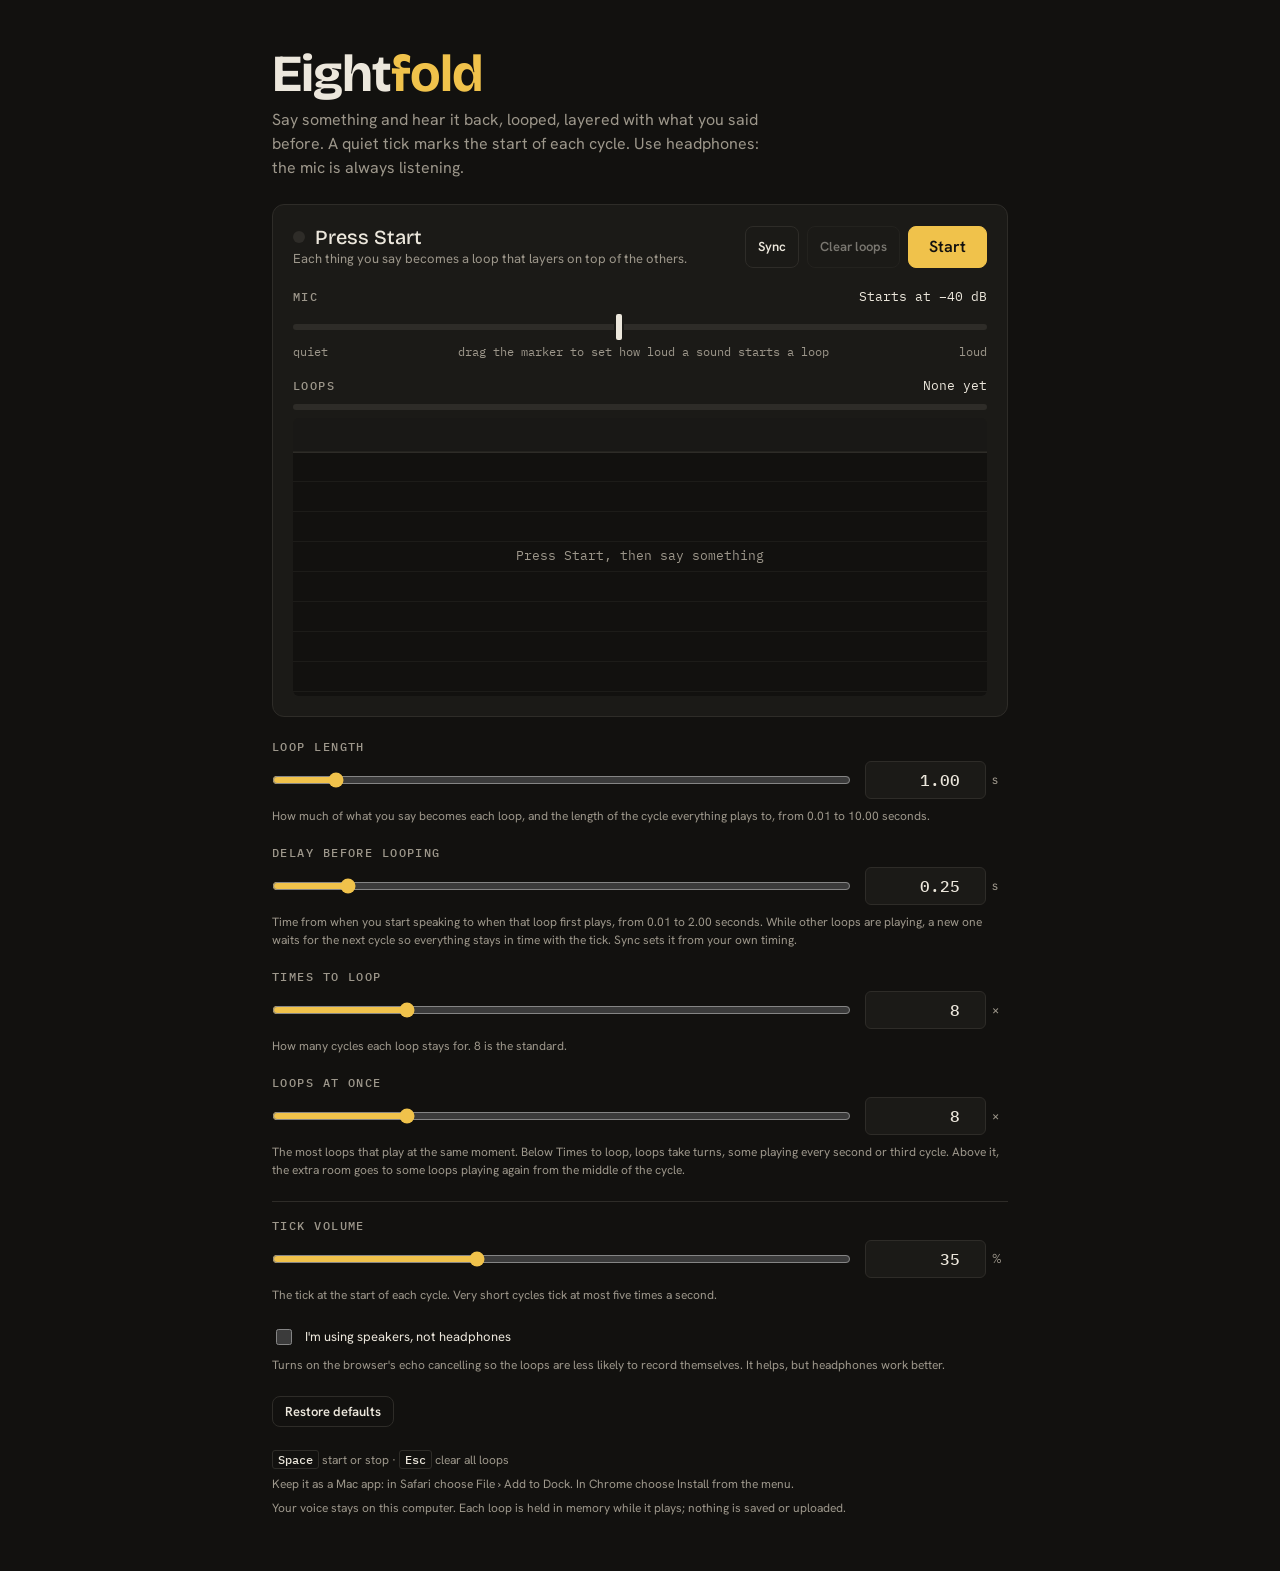
<file: eightfold/index.html>
<!doctype html>
<html lang="en">
<head>
<meta charset="utf-8">
<meta name="viewport" content="width=device-width, initial-scale=1, viewport-fit=cover">
<title>Eightfold</title>
<meta name="description" content="Say something and hear it looped eight times, with a quiet tick at the start of each loop.">
<meta name="theme-color" content="#12110f">
<link rel="manifest" href="manifest.webmanifest">
<link rel="icon" type="image/png" sizes="32x32" href="favicon-32.png">
<link rel="apple-touch-icon" href="apple-touch-icon.png">
<link rel="preconnect" href="https://fonts.googleapis.com">
<link rel="preconnect" href="https://fonts.gstatic.com" crossorigin>
<link rel="stylesheet" href="https://fonts.googleapis.com/css2?family=Bricolage+Grotesque:opsz,wght@12..96,500;12..96,700&family=Hanken+Grotesk:wght@400;500;600&family=IBM+Plex+Mono:wght@400;500&display=swap">
<style>
/* Layout: one column, a tape-deck card (status, mic meter, clip and loop count) above three dials. */
:root {
  color-scheme: dark;
  --ground: #12110f;        /* warm graphite */
  --panel: #1b1a17;
  --rule: #2e2c28;
  --fg: #ece7dc;
  --muted: #9d978b;
  --tape: #f0c24b;          /* loop light */
  --rec: #e8705a;           /* recording */
  --tape-dim: rgb(240 194 75 / 0.18);
  --font-display: "Bricolage Grotesque", "Avenir Next", system-ui, sans-serif;
  --font-body: "Hanken Grotesk", system-ui, -apple-system, "Segoe UI", sans-serif;
  --font-data: "IBM Plex Mono", ui-monospace, "SFMono-Regular", Menlo, Consolas, monospace;
  --step--2: 0.75rem;
  --step--1: 0.8125rem;
  --step-0: 1rem;
  --step-1: 1.25rem;
  --step-3: clamp(2.25rem, 6vw, 3.25rem);
}
[hidden] { display: none !important; }
html, body { height: 100%; }
body { margin: 0; background: var(--ground); color: var(--fg); font: 400 var(--step-0)/1.5 var(--font-body); -webkit-font-smoothing: antialiased; }
.shell {
  max-width: 46rem; margin: 0 auto; display: grid; gap: 24px;
  padding-block: clamp(20px, 5vw, 48px);
  padding-left: max(16px, env(safe-area-inset-left, 0px));
  padding-right: max(16px, env(safe-area-inset-right, 0px));
}
header { display: grid; gap: 8px; }
h1 { margin: 0; font: 700 var(--step-3)/1 var(--font-display); letter-spacing: -0.02em; }
h1 span { color: var(--tape); }
.lede { margin: 0; max-width: 56ch; color: var(--muted); }

.deck { display: grid; gap: 18px; padding: 20px; background: var(--panel); border: 1px solid var(--rule); border-radius: 12px; }
.deck-top { display: flex; flex-wrap: wrap; align-items: center; justify-content: space-between; gap: 12px; }
.status { display: flex; align-items: center; gap: 10px; font: 500 var(--step-1)/1.2 var(--font-display); }
.lamp { width: 12px; height: 12px; border-radius: 50%; background: var(--rule); flex: none; }
.lamp.listening { background: var(--muted); }
.lamp.rec { background: var(--rec); box-shadow: 0 0 10px var(--rec); }
.lamp.loop { background: var(--tape); box-shadow: 0 0 10px var(--tape); }
.status-sub { margin: 0; color: var(--muted); font-size: var(--step--1); }

button {
  font: 600 var(--step-0)/1 var(--font-body); padding: 12px 20px; border-radius: 8px;
  border: 1px solid var(--rule); background: transparent; color: var(--fg); cursor: pointer;
}
button:hover:not(:disabled) { border-color: var(--muted); }
button.primary { background: var(--tape); border-color: var(--tape); color: var(--ground); }
button.primary.on { background: transparent; color: var(--fg); border-color: var(--muted); }
button.small { font-size: var(--step--1); padding: 8px 12px; }
button:disabled { opacity: 0.45; cursor: not-allowed; }
:focus-visible { outline: 2px solid var(--tape); outline-offset: 2px; }

.label { font: 500 var(--step--2)/1 var(--font-data); text-transform: uppercase; letter-spacing: 0.12em; color: var(--muted); }
.row-head { display: flex; justify-content: space-between; align-items: baseline; gap: 12px; }
.mono { font-family: var(--font-data); font-variant-numeric: tabular-nums; font-size: var(--step--1); }

/* Mic meter with the trigger level as a draggable marker on it. */
.meter { position: relative; height: 26px; }
.meter-track { position: absolute; left: 0; right: 0; top: 10px; height: 6px; border-radius: 3px; background: var(--rule); overflow: hidden; }
.meter-fill { position: absolute; top: 0; bottom: 0; left: 0; width: 0; background: var(--muted); border-radius: 3px; }
.meter-fill.hot { background: var(--rec); }
.meter input { position: absolute; inset: 0; width: 100%; height: 100%; margin: 0; -webkit-appearance: none; appearance: none; background: transparent; cursor: ew-resize; }
.meter input::-webkit-slider-runnable-track { height: 26px; background: transparent; }
.meter input::-moz-range-track { height: 26px; background: transparent; }
.meter input::-webkit-slider-thumb { -webkit-appearance: none; width: 6px; height: 26px; border: 0; border-radius: 2px; background: var(--fg); box-shadow: 0 0 0 2px var(--panel); }
.meter input::-moz-range-thumb { width: 6px; height: 26px; border: 0; border-radius: 2px; background: var(--fg); box-shadow: 0 0 0 2px var(--panel); }
.meter-scale { display: flex; justify-content: space-between; margin-top: -2px; font: 400 var(--step--2)/1 var(--font-data); color: var(--muted); }
@media (max-width: 520px) { .meter-scale span:nth-child(2) { display: none; } }

.cycle { position: relative; height: 6px; border-radius: 3px; background: var(--rule); overflow: hidden; }
.cycle-fill { position: absolute; top: 0; bottom: 0; left: 0; width: 0; background: var(--tape); }
.cycle-mid { position: absolute; top: 0; bottom: 0; left: 50%; width: 2px; margin-left: -1px; background: var(--ground); }
/* Loops display: fixed rows by age. The top row is what's coming next; each loop moves down a row per cycle. */
.lanes {
  --lane-h: 30px;
  position: relative; overflow: hidden; border-radius: 6px; background-color: var(--ground);
  background-image: repeating-linear-gradient(to bottom, transparent 0 calc(var(--lane-h) - 1px), rgb(236 231 220 / 0.05) calc(var(--lane-h) - 1px) var(--lane-h));
  background-position: 0 4px;
  transition: height 200ms ease-out;
}
.lanes-next { position: absolute; left: 0; right: 0; top: 0; height: calc(var(--lane-h) + 4px); background: rgb(236 231 220 / 0.03); border-bottom: 1px solid var(--rule); }
.lanes-empty { position: absolute; inset: 0; display: grid; place-items: center; padding: 0 12px; text-align: center; color: var(--muted); font: 400 var(--step--1)/1.4 var(--font-data); }
.lane {
  position: absolute; left: 0; right: 0; top: 4px; height: var(--lane-h);
  display: grid; grid-template-columns: minmax(0, 1fr) 13.5ch 32px 32px; align-items: center; gap: 6px; padding: 0 6px 0 8px;
  transition: transform 240ms ease-out, opacity 220ms ease-out;
  animation: lane-in 220ms ease-out;
}
.lane.gone { opacity: 0; }
@keyframes lane-in { from { opacity: 0; } }
.lane canvas { display: block; width: 100%; height: 18px; }
.lane-label { font: 400 var(--step--2)/1 var(--font-data); font-variant-numeric: tabular-nums; white-space: nowrap; text-align: right; color: var(--fg); }
.lane-label.muted { color: var(--muted); }
.lane-label.rec { color: var(--rec); }
.lane button { font: 500 var(--step--2)/1 var(--font-data); padding: 0; height: 24px; border-radius: 5px; color: var(--muted); }
.lane button:hover:not(:disabled) { color: var(--fg); }
@media (prefers-reduced-motion: reduce) { .lane, .lanes { animation: none; } }

/* Sync: tap along with the click so the delay can be set from your timing. */
.sync { display: grid; gap: 12px; padding: 16px; border: 1px solid var(--tape-dim); border-radius: 10px; background: rgb(240 194 75 / 0.05); }
.sync p { margin: 0; }
.sync-say { font-size: var(--step--1); max-width: 62ch; }
.sync-dots { display: flex; align-items: center; gap: 8px; flex-wrap: wrap; min-height: 18px; }
.sync-dot { width: 14px; height: 14px; box-sizing: border-box; border-radius: 50%; border: 2px solid var(--rule); transition: transform 90ms ease-out, background-color 90ms, border-color 90ms; }
.sync-dot.count { width: 10px; height: 10px; }
.sync-dot.first { margin-left: 12px; }
.sync-dot.now { border-color: var(--fg); transform: scale(1.3); }
.sync-dot.hit { background: var(--tape); border-color: var(--tape); }
.sync-dot.miss { border-color: var(--rec); }
/* One row per counted tap: its sound around the click, where it peaks, and whether it counts. */
.sync-waves { display: grid; gap: 3px; }
.sync-wave, .sync-axis { display: grid; grid-template-columns: 2ch minmax(0, 1fr) 11ch; gap: 8px; align-items: center; }
.sync-wave canvas { display: block; width: 100%; height: 28px; border-radius: 3px; background: var(--ground); }
.sync-n { font: 400 var(--step--2)/1 var(--font-data); color: var(--muted); text-align: right; }
.sync-read { font: 400 var(--step--2)/1.2 var(--font-data); font-variant-numeric: tabular-nums; color: var(--muted); }
.sync-read.good { color: var(--fg); }
.sync-read.bad { color: var(--rec); }
.sync-scale { position: relative; height: 14px; font: 400 var(--step--2)/1 var(--font-data); color: var(--muted); }
.sync-scale > span { position: absolute; top: 2px; white-space: nowrap; }
@media (max-width: 520px) { .sync-scale .unit { display: none; } }
.sync-actions { display: flex; gap: 8px; flex-wrap: wrap; }
.check { display: flex; align-items: center; gap: 10px; font-size: var(--step--1); cursor: pointer; }
.check input { width: 16px; height: 16px; accent-color: var(--tape); }

/* The three dials, each a slider with a typed box. */
.dials { display: grid; gap: 22px; }
.dial { display: grid; gap: 8px; }
.dial-row { display: grid; grid-template-columns: minmax(0, 1fr) auto; gap: 14px; align-items: center; }
.dial input[type="range"] { width: 100%; margin: 0; accent-color: var(--tape); }
.num { display: flex; align-items: center; gap: 6px; }
.num input {
  width: 6.2em; padding: 8px 10px; border-radius: 6px; border: 1px solid var(--rule);
  background: var(--panel); color: var(--fg); font: 500 var(--step-0)/1 var(--font-data); font-variant-numeric: tabular-nums; text-align: right;
}
.num span { color: var(--muted); font-size: var(--step--1); min-width: 1.2em; }
.hint { margin: 0; color: var(--muted); font-size: var(--step--2); }
.extras { display: grid; gap: 22px; padding-top: 18px; border-top: 1px solid var(--rule); }
.footnote { display: grid; gap: 6px; margin: 0; color: var(--muted); font-size: var(--step--2); }
.warn { color: var(--rec); }
kbd { font: 500 var(--step--2) var(--font-data); border: 1px solid var(--rule); border-radius: 3px; padding: 1px 5px; color: var(--fg); }
@media (prefers-reduced-motion: reduce) { * { transition: none !important; } }
</style>
</head>
<body>
<main class="shell">
  <header>
    <h1>Eight<span>fold</span></h1>
    <p class="lede">Say something and hear it back, looped, layered with what you said before. A quiet tick marks the start of each cycle. Use headphones: the mic is always listening.</p>
  </header>

  <section class="deck" aria-label="Looper">
    <div class="deck-top">
      <div>
        <div class="status"><span class="lamp" id="lamp"></span><span id="status" role="status">Press Start</span></div>
        <p class="status-sub" id="statusSub">Each thing you say becomes a loop that layers on top of the others.</p>
      </div>
      <div style="display:flex; gap:8px; flex-wrap:wrap">
        <button type="button" class="small" id="syncBtn">Sync</button>
        <button type="button" class="small" id="cancel" disabled>Clear loops</button>
        <button type="button" class="primary" id="start">Start</button>
      </div>
    </div>

    <div class="sync" id="syncPanel" hidden>
      <div class="row-head"><span class="label">Sync to the click</span><button type="button" class="small" id="syncCancel">Cancel</button></div>
      <p class="sync-say" id="syncSay">Make a short, sharp sound right on each click: a clap, a tap on the desk, or “ta”. Three clicks to find the beat, then eight that count, each shown below as a wave. Go by the sound, not the dots.</p>
      <div class="sync-dots" id="syncDots" aria-hidden="true"></div>
      <div class="sync-waves" id="syncWaves" aria-label="The sound of each tap around its click"></div>
      <p class="mono" id="syncResult" role="status"></p>
      <div class="sync-actions" id="syncActions" hidden>
        <button type="button" class="small" id="syncAgain">Again</button>
        <button type="button" class="small" id="syncDone">Done</button>
      </div>
    </div>

    <div class="dial">
      <div class="row-head"><span class="label">Mic</span><span class="mono" id="triggerOut">Starts at −40 dB</span></div>
      <div class="meter">
        <div class="meter-track" aria-hidden="true"><div class="meter-fill" id="meterFill"></div></div>
        <input type="range" id="trigger" min="-70" max="-6" step="1" value="-40" aria-label="Trigger level: how loud a sound has to be to start a loop">
      </div>
      <div class="meter-scale" aria-hidden="true"><span>quiet</span><span>drag the marker to set how loud a sound starts a loop</span><span>loud</span></div>
    </div>

    <div class="dial">
      <div class="row-head"><span class="label">Loops</span><span class="mono" id="loopOut">None yet</span></div>
      <div class="cycle" aria-hidden="true"><div class="cycle-fill" id="cycleFill"></div><div class="cycle-mid" id="cycleMid"></div></div>
      <div class="lanes" id="lanes" tabindex="-1" role="list" aria-label="Loops, newest at the top. Each moves down a row every cycle until its cycles run out."><div class="lanes-next" aria-hidden="true"></div><div class="lanes-empty" id="lanesEmpty"></div></div>
    </div>
  </section>

  <section class="dials" aria-label="Settings">
    <div class="dial">
      <div class="row-head"><label class="label" for="loopLen">Loop length</label></div>
      <div class="dial-row">
        <input type="range" id="loopLenRange" min="0.01" max="10" step="0.01" aria-label="Loop length in seconds">
        <div class="num"><input type="number" id="loopLen" min="0.01" max="10" step="0.01" inputmode="decimal"><span>s</span></div>
      </div>
      <p class="hint">How much of what you say becomes each loop, and the length of the cycle everything plays to, from 0.01 to 10.00 seconds.</p>
    </div>
    <div class="dial">
      <div class="row-head"><label class="label" for="delay">Delay before looping</label></div>
      <div class="dial-row">
        <input type="range" id="delayRange" min="0.01" max="2" step="0.01" aria-label="Delay in seconds">
        <div class="num"><input type="number" id="delay" min="0.01" max="2" step="0.01" inputmode="decimal"><span>s</span></div>
      </div>
      <p class="hint">Time from when you start speaking to when that loop first plays, from 0.01 to 2.00 seconds. While other loops are playing, a new one waits for the next cycle so everything stays in time with the tick. Sync sets it from your own timing.</p>
      <p class="hint" id="syncNote" hidden></p>
    </div>
    <div class="dial">
      <div class="row-head"><label class="label" for="repeats">Times to loop</label></div>
      <div class="dial-row">
        <input type="range" id="repeatsRange" min="1" max="32" step="1" aria-label="Times to loop">
        <div class="num"><input type="number" id="repeats" min="1" max="32" step="1" inputmode="numeric"><span>×</span></div>
      </div>
      <p class="hint">How many cycles each loop stays for. 8 is the standard.</p>
    </div>
    <div class="dial">
      <div class="row-head"><label class="label" for="voices">Loops at once</label></div>
      <div class="dial-row">
        <input type="range" id="voicesRange" min="1" max="32" step="1" aria-label="Loops playing at once">
        <div class="num"><input type="number" id="voices" min="1" max="32" step="1" inputmode="numeric"><span>×</span></div>
      </div>
      <p class="hint">The most loops that play at the same moment. Below Times to loop, loops take turns, some playing every second or third cycle. Above it, the extra room goes to some loops playing again from the middle of the cycle.</p>
    </div>
    <div class="extras">
      <div class="dial">
        <div class="row-head"><label class="label" for="clickVol">Tick volume</label></div>
        <div class="dial-row">
          <input type="range" id="clickVolRange" min="0" max="100" step="1" aria-label="Tick volume in percent">
          <div class="num"><input type="number" id="clickVol" min="0" max="100" step="1" inputmode="numeric"><span>%</span></div>
        </div>
        <p class="hint">The tick at the start of each cycle. Very short cycles tick at most five times a second.</p>
      </div>
      <div class="dial">
        <label class="check"><input type="checkbox" id="speakers"> I'm using speakers, not headphones</label>
        <p class="hint">Turns on the browser's echo cancelling so the loops are less likely to record themselves. It helps, but headphones work better.</p>
      </div>
      <div><button type="button" class="small" id="reset">Restore defaults</button></div>
    </div>
  </section>

  <div class="footnote">
    <span><kbd>Space</kbd> start or stop · <kbd>Esc</kbd> clear all loops</span>
    <span id="installHint">Keep it as a Mac app: in Safari choose File › Add to Dock. In Chrome choose Install from the menu.</span>
    <span>Your voice stays on this computer. Each loop is held in memory while it plays; nothing is saved or uploaded.</span>
    <span><button type="button" class="small" id="install" hidden>Install as an app</button></span>
  </div>
</main>

<script type="module">
// =====================================================================
// Eightfold: say something, hear it looped. The looping itself runs in looper-worklet.js
// on the audio thread; this page handles the controls and the display.
// =====================================================================
const $ = id => document.getElementById(id);
const clamp = (x, a, b) => Math.min(b, Math.max(a, x));
const cssVar = n => getComputedStyle(document.documentElement).getPropertyValue(n).trim();

// ---------- Settings ----------
const STORE = 'eightfold.settings.v1';
// syncLatency: after Sync, how long after a click your sound peaks at the looper (seconds), or null.
const DEFAULTS = { loopSec: 1, delaySec: 0.25, repeats: 8, voices: 8, triggerDb: -40, clickVol: 35, speakers: false, syncLatency: null };
const S = (() => { try { return { ...DEFAULTS, ...JSON.parse(localStorage.getItem(STORE) || '{}') }; } catch { return { ...DEFAULTS }; } })();
const save = () => { try { localStorage.setItem(STORE, JSON.stringify(S)); } catch { /* storage blocked */ } };

// Each dial: a slider and a typed box that stay in step. Typing is checked when you leave the box
// or press Enter; out-of-range values are pulled to the nearest end.
const DIALS = [
  { key: 'loopSec', range: 'loopLenRange', box: 'loopLen', min: 0.01, max: 10, dec: 2 },
  { key: 'delaySec', range: 'delayRange', box: 'delay', min: 0.01, max: 2, dec: 2 },
  { key: 'repeats', range: 'repeatsRange', box: 'repeats', min: 1, max: 32, dec: 0 },
  { key: 'voices', range: 'voicesRange', box: 'voices', min: 1, max: 32, dec: 0 },
  { key: 'clickVol', range: 'clickVolRange', box: 'clickVol', min: 0, max: 100, dec: 0 },
];
function showDial(d) { $(d.range).value = S[d.key]; $(d.box).value = Number(S[d.key]).toFixed(d.dec); }
const DELAY = DIALS.find(d => d.key === 'delaySec');
// The synced delay: the loop length minus your latency (wrapped into one loop). Then a sound you make on
// the click starts a new clip exactly where the next one would begin, so it comes back on the click.
function syncedDelay(L, lam) {
  let d = L - (((lam % L) + L) % L);
  if (d < 0.01) d += L;
  return Math.round(d * 1000) / 1000;
}
function setDial(d, v, fromBox) {
  if (!Number.isFinite(v)) { showDial(d); return; }
  // Leaving a box without changing it does nothing (so a synced delay above 2.00 s survives a click in the box).
  if (Number(v.toFixed(d.dec)) === Number(Number(S[d.key]).toFixed(d.dec))) { if (!fromBox) showDial(d); return; }
  S[d.key] = Number(clamp(v, d.min, d.max).toFixed(d.dec));
  $(d.range).value = S[d.key];
  if (!fromBox) $(d.box).value = S[d.key].toFixed(d.dec);
  if (d.key === 'delaySec') S.syncLatency = null;               // setting the delay by hand ends the sync
  if (d.key === 'loopSec' && S.syncLatency != null) { S.delaySec = syncedDelay(S.loopSec, S.syncLatency); showDial(DELAY); }
  save(); sendParams(); showSyncNote(); render();
}
function showSyncNote() {
  const note = $('syncNote'), lam = S.syncLatency;
  note.hidden = lam == null;
  if (lam == null) return;
  const ms = Math.round(Math.abs(lam) * 1000);
  note.textContent = `Synced: your sound peaks ${ms} ms ${lam >= 0 ? 'after' : 'before'} the click, so the delay is ${S.delaySec.toFixed(3)} s, the loop length minus that.`
    + (S.delaySec > DELAY.max ? ' That is past the end of the slider because the loop is long.' : '')
    + ' It follows the loop length; moving the delay yourself ends the sync.';
}
for (const d of DIALS) {
  $(d.range).addEventListener('input', () => setDial(d, parseFloat($(d.range).value)));
  const box = $(d.box);
  box.addEventListener('input', () => { const v = parseFloat(box.value); if (Number.isFinite(v) && v >= d.min && v <= d.max) setDial(d, v, true); });
  const commit = () => setDial(d, parseFloat(box.value.replace(',', '.')));
  box.addEventListener('change', commit);
  box.addEventListener('blur', commit);
  box.addEventListener('keydown', e => { if (e.key === 'Enter') { commit(); box.select(); } });
  showDial(d);
}
showSyncNote();
const trigger = $('trigger');
trigger.value = S.triggerDb;
trigger.addEventListener('input', () => { S.triggerDb = +trigger.value; save(); sendParams(); render(); });
const speakers = $('speakers');
speakers.checked = !!S.speakers;
speakers.addEventListener('change', () => { S.speakers = speakers.checked; save(); if (running) connectMic().catch(err => console.error(err)); });
$('reset').addEventListener('click', () => {
  const echoChanged = S.speakers !== DEFAULTS.speakers;
  Object.assign(S, DEFAULTS); save(); DIALS.forEach(showDial); trigger.value = S.triggerDb; speakers.checked = S.speakers;
  sendParams(); showSyncNote(); render();
  if (running && echoChanged) connectMic().catch(err => console.error(err));
});

// ---------- Audio ----------
let ctx = null, node = null, stream = null, micSrc = null, running = false;
const live = { env: 0, syncing: false, recording: null, cycle: null, phase: 0, playing: 0, voices: [] };
const peaks = new Map(); // loop id -> its waveform

function params() {
  return { loopSec: S.loopSec, delaySec: S.delaySec, repeats: S.repeats, voices: S.voices, threshold: Math.pow(10, S.triggerDb / 20), clickGain: S.clickVol / 100 };
}
function sendParams() { node?.port.postMessage({ type: 'params', params: params() }); }

// The mic: raw (no noise suppression or automatic gain) so the loops sound like you. Echo cancelling
// only when you say you're on speakers.
async function connectMic() {
  const next = await navigator.mediaDevices.getUserMedia({ audio: { echoCancellation: !!S.speakers, noiseSuppression: false, autoGainControl: false } });
  try { micSrc?.disconnect(); } catch { /* already gone */ }
  stream?.getTracks().forEach(t => t.stop());
  stream = next;
  micSrc = ctx.createMediaStreamSource(stream);
  if (node) micSrc.connect(node);
}

async function start() {
  $('start').disabled = true;
  try {
    if (!window.isSecureContext || !navigator.mediaDevices?.getUserMedia) throw Object.assign(new Error('insecure'), { name: 'Insecure' });
    if (!ctx) {
      const AC = window.AudioContext || window.webkitAudioContext;
      try { ctx = new AC({ latencyHint: 'interactive' }); } catch { ctx = new AC(); }
      await ctx.audioWorklet.addModule('looper-worklet.js');
    }
    await ctx.resume();
    node = new AudioWorkletNode(ctx, 'eightfold-looper', { numberOfInputs: 1, numberOfOutputs: 1, outputChannelCount: [2], processorOptions: { params: params(), armed: true } });
    node.port.onmessage = e => onWorklet(e.data);
    node.connect(ctx.destination);
    await connectMic();
    running = true;
    peaks.clear();
  } catch (err) {
    console.error(err);
    stop();
    $('statusSub').classList.add('warn');
    $('statusSub').textContent = err.name === 'NotAllowedError' ? 'Microphone access was blocked. Allow the microphone for this page in your browser’s site settings, then press Start.'
      : err.name === 'NotFoundError' ? 'No microphone found. Connect one and press Start.'
      : err.name === 'Insecure' ? 'The microphone needs a secure page. Open this from https:// or http://localhost.'
      : 'Couldn’t start the audio. Reload the page and try again.';
  } finally {
    $('start').disabled = false;
    render();
  }
}
function stop() {
  running = false;
  closeSync();
  node?.port.postMessage({ type: 'disarm' });
  try { micSrc?.disconnect(); node?.disconnect(); } catch { /* already gone */ }
  node = null; micSrc = null;
  stream?.getTracks().forEach(t => t.stop());
  stream = null;
  Object.assign(live, { env: 0, syncing: false, recording: null, cycle: null, phase: 0, playing: 0, voices: [] });
  render();
}
function onWorklet(m) {
  if (m.type === 'tick') {
    Object.assign(live, { env: m.env, syncing: m.syncing, recording: m.recording, cycle: m.cycle, phase: m.phase, playing: m.playing, voices: m.voices });
    for (const id of peaks.keys()) if (!m.voices.some(v => v.id === id)) peaks.delete(id); // forget finished loops
  } else if (m.type === 'clip') peaks.set(m.id, m.peaks);
  else if (m.type === 'cleared') peaks.clear();
  else if (m.type === 'syncClick' && sync && !sync.result) { sync.now = m.n; drawSyncDots(); }
  else if (m.type === 'syncWave' && sync && !sync.result) addSyncWave(m);
  else if (m.type === 'syncDone' && sync && !sync.result) finishSync();
  else if (m.type === 'syncCancelled') closeSync();
}
const clearLoops = () => node?.port.postMessage({ type: 'clear' });
$('start').addEventListener('click', () => (running ? stop() : start()));
$('cancel').addEventListener('click', clearLoops);

// ---------- Sync ----------
// Clicks at the loop length (or a steady beat near it), three to find the beat and eight that count. After
// each counted click the audio thread sends what the mic heard around it, from a third of a beat before to
// 0.6 of a beat after. Each one is drawn as a wave, and its peak is found: how long after the click your
// sound peaked, which is the speaker delay, your timing and the mic delay together. Taps that give a clean
// reading (loud enough, clear of the background, one sound, not cut off, and in line with the others) are
// averaged, and the delay is set to the loop length minus that.
const COUNT_IN = 3, TAPS = 8, MIN_GOOD = 4;
let sync = null; // { interval, now, taps: [{ wave, click, sr, offset, at, why }], result }
function syncInterval(L) {
  if (L >= 0.75 && L <= 2) return L;
  if (L < 0.75) return L * Math.ceil(0.75 / L); // every few cycles, so it stays on the loop's beat
  return 1;
}

// Where one tap peaks, and whether it is a clean reading. x is the sound around the click; the click is at
// sample `click`. The level is an RMS envelope over 8 ms (long enough to smooth over the cycles of a voice).
function analyzeTap(x, click, sr, th) {
  const n = x.length, h = Math.max(1, Math.round(0.004 * sr));
  const P = new Float64Array(n + 1);
  for (let i = 0; i < n; i++) P[i + 1] = P[i] + x[i] * x[i];
  const env = new Float32Array(n);
  for (let i = 0; i < n; i++) { const a = Math.max(0, i - h), b = Math.min(n, i + h); env[i] = Math.sqrt((P[b] - P[a]) / (b - a)); }
  let pk = 0, at = 0;
  for (let i = 0; i < n; i++) if (env[i] > pk) { pk = env[i]; at = i; }
  const floor = Float32Array.from(env).sort()[n >> 1];   // the background: most of the window is quiet
  // The peak point itself: the loudest sample in that loudest 8 ms.
  let amp = 0, top = at;
  for (let i = Math.max(0, at - h); i < Math.min(n, at + h); i++) if (Math.abs(x[i]) > amp) { amp = Math.abs(x[i]); top = i; }
  // The sound around the peak: out until it drops below a quarter of the peak. Anything as loud as half the
  // peak outside that is a second sound (a double tap, or an echo).
  let lo = at, hi = at;
  while (lo > 0 && env[lo] >= 0.25 * pk) lo--;
  while (hi < n - 1 && env[hi] >= 0.25 * pk) hi++;
  let other = 0;
  for (let i = 0; i < n; i++) if (i < lo || i > hi) other = Math.max(other, env[i]);
  const edge = Math.round(0.015 * sr);
  let why = null;
  if (amp < 0.5 * th) why = 'too quiet';
  else if (pk < 5 * floor) why = 'unclear';
  else if (at < edge || at >= n - edge) why = 'cut off';
  else if (other >= 0.5 * pk) why = 'two sounds';
  return { offset: (top - click) / sr, at: top, why };
}
// The clean readings: those that passed on their own, less any far from the rest (more than 35 ms, or three
// times the usual spread, from the middle one).
function cleanTaps(taps) {
  const ok = taps.filter(t => t && !t.why);
  if (ok.length < 3) return ok;
  const med = list => { const v = [...list].sort((a, b) => a - b), m = v.length >> 1; return v.length % 2 ? v[m] : (v[m - 1] + v[m]) / 2; };
  const m = med(ok.map(t => t.offset)), mad = med(ok.map(t => Math.abs(t.offset - m)));
  const lim = Math.max(0.035, 3 * 1.4826 * mad);
  for (const t of ok) if (Math.abs(t.offset - m) > lim) t.why = 'off the rest';
  return ok.filter(t => !t.why);
}

async function startSync() {
  if (!running) { await start(); if (!running) return; }
  const interval = syncInterval(S.loopSec);
  sync = { interval, now: -1, taps: [], result: null, mean: null };
  $('syncPanel').hidden = false;
  $('syncCancel').hidden = false;
  $('syncActions').hidden = true;
  $('syncResult').textContent = '';
  $('syncResult').classList.remove('warn');
  $('syncSay').textContent = 'Make a short, sharp sound right on each click: a clap, a tap on the desk, or “ta”. Three clicks to find the beat, then eight that count, each shown below as a wave. Go by the sound, not the dots.';
  // Eight empty rows, then the time scale under them: a third of a beat before the click to 0.6 after.
  const lo = -0.35 * interval, hi = 0.6 * interval, pct = v => `${((v - lo) / (hi - lo)) * 100}%`;
  let rows = '';
  for (let k = 0; k < TAPS; k++) rows += `<div class="sync-wave"><span class="sync-n">${k + 1}</span><canvas></canvas><span class="sync-read">–</span></div>`;
  rows += `<div class="sync-axis" aria-hidden="true"><span></span><div class="sync-scale"><span style="left:0">${Math.round(lo * 1000)}<span class="unit"> ms</span></span><span style="left:${pct(0)}; transform:translateX(-50%)">click</span><span style="right:0">+${Math.round(hi * 1000)} ms</span></div><span></span></div>`;
  $('syncWaves').innerHTML = rows.replace(/>-(\d)/g, '>−$1');
  drawSyncDots();
  node.port.postMessage({ type: 'sync', interval, countIn: COUNT_IN, taps: TAPS });
  render();
}
function addSyncWave(m) {
  const th = Math.pow(10, S.triggerDb / 20);
  sync.taps[m.k] = { wave: m.wave, click: m.click, sr: m.sampleRate, ...analyzeTap(m.wave, m.click, m.sampleRate, th) };
  drawSyncDots();
  drawSyncWave(m.k);
}
function drawSyncDots() {
  if (!sync) return;
  let dots = '';
  for (let n = 0; n < COUNT_IN + TAPS; n++) {
    const counted = n >= COUNT_IN, tap = counted ? sync.taps[n - COUNT_IN] : null;
    const cls = ['sync-dot', counted ? '' : 'count', n === COUNT_IN ? 'first' : '', n === sync.now && !sync.result ? 'now' : '', tap ? (tap.why ? 'miss' : 'hit') : ''];
    dots += `<span class="${cls.filter(Boolean).join(' ')}"></span>`;
  }
  $('syncDots').innerHTML = dots;
}
// One tap's row: the wave (gold for a clean reading), a line at the click, a line where it peaks, and after
// the sync, the average of the clean readings as a dashed line.
function drawSyncWave(k) {
  const row = $('syncWaves').children[k], tap = sync?.taps[k];
  if (!row || !tap) return;
  const cv = row.querySelector('canvas'), read = row.querySelector('.sync-read');
  const dpr = Math.min(devicePixelRatio || 1, 2), W = Math.round(cv.clientWidth * dpr), H = Math.round(28 * dpr);
  if (!W) return;
  if (cv.width !== W || cv.height !== H) { cv.width = W; cv.height = H; }
  const c = cv.getContext('2d'), x = tap.wave, n = x.length, mid = H / 2, xAt = i => (i / n) * W;
  c.clearRect(0, 0, W, H);
  // Scaled to this tap's loudest point, but never louder-looking than the trigger level, so silence stays flat.
  let max = 0; for (let i = 0; i < n; i++) max = Math.max(max, Math.abs(x[i]));
  const g = (mid - dpr) / Math.max(max, Math.pow(10, S.triggerDb / 20));
  c.fillStyle = tap.why ? COLORS.muted : COLORS.tape; c.globalAlpha = tap.why ? 0.6 : 1;
  for (let px = 0; px < W; px++) {
    const a = Math.floor(px * n / W), b = Math.max(a + 1, Math.floor((px + 1) * n / W));
    let lo = 0, hi = 0; for (let i = a; i < b; i++) { if (x[i] < lo) lo = x[i]; if (x[i] > hi) hi = x[i]; }
    c.fillRect(px, mid - hi * g, 1, Math.max(dpr * 0.5, (hi - lo) * g));
  }
  c.globalAlpha = 1;
  c.fillStyle = COLORS.muted; c.fillRect(Math.round(xAt(tap.click)), 0, Math.max(1, Math.round(dpr)), H);
  if (tap.why !== 'too quiet') { c.fillStyle = tap.why ? COLORS.rec : COLORS.fg; c.fillRect(Math.round(xAt(tap.at) - dpr), 0, Math.round(2 * dpr), H); }
  if (sync.mean != null) {
    c.strokeStyle = COLORS.fg; c.lineWidth = dpr; c.setLineDash([3 * dpr, 3 * dpr]);
    const mx = Math.round(xAt(tap.click + sync.mean * tap.sr)) + 0.5;
    c.beginPath(); c.moveTo(mx, 0); c.lineTo(mx, H); c.stroke(); c.setLineDash([]);
  }
  const ms = Math.round(tap.offset * 1000);
  read.textContent = tap.why || `${ms >= 0 ? '+' : '−'}${Math.abs(ms)} ms`;
  read.className = 'sync-read ' + (tap.why ? 'bad' : 'good');
  row.setAttribute('aria-label', `Tap ${k + 1}: ${tap.why || `peaks ${Math.abs(ms)} ms ${ms >= 0 ? 'after' : 'before'} the click`}`);
}
const drawSyncWaves = () => { if (sync) for (let k = 0; k < TAPS; k++) drawSyncWave(k); };
addEventListener('resize', drawSyncWaves);

function finishSync() {
  const good = cleanTaps(sync.taps);
  for (let k = 0; k < TAPS; k++) if (!sync.taps[k]) sync.taps[k] = null;
  sync.result = true;
  // What was left out, and why: "2 too quiet, 1 two sounds".
  const why = {};
  for (let k = 0; k < TAPS; k++) { const r = sync.taps[k] ? sync.taps[k].why : 'not heard'; if (r) why[r] = (why[r] || 0) + 1; }
  const leftOut = Object.entries(why).map(([r, k]) => `${k} ${r}`).join(', ');
  $('syncCancel').hidden = true;
  $('syncActions').hidden = false;
  if (good.length < MIN_GOOD) {
    $('syncSay').textContent = 'Not enough to go on.';
    $('syncResult').classList.add('warn');
    $('syncResult').textContent = `Only ${good.length} clean ${good.length === 1 ? 'reading' : 'readings'} of ${TAPS} (${leftOut}). Try one short, sharp sound per click, a little louder. The delay is unchanged.`;
  } else {
    const lam = good.reduce((a, t) => a + t.offset, 0) / good.length;
    const sd = Math.sqrt(good.reduce((a, t) => a + (t.offset - lam) ** 2, 0) / good.length);
    sync.mean = lam;
    S.syncLatency = Math.round(lam * 1000) / 1000;
    S.delaySec = syncedDelay(S.loopSec, S.syncLatency);
    save(); showDial(DELAY); sendParams(); showSyncNote();
    const ms = Math.round(Math.abs(lam) * 1000);
    $('syncSay').textContent = 'Done. Now sing or speak on the click: what lands on the click comes back on the click.';
    $('syncResult').classList.remove('warn');
    $('syncResult').textContent = `Averaged ${good.length} clean ${good.length === 1 ? 'reading' : 'readings'} of ${TAPS}${leftOut ? ` (left out: ${leftOut})` : ''}. Your sound peaks ${ms} ms ${lam >= 0 ? 'after' : 'before'} the click (±${Math.round(sd * 1000)} ms), so the delay is now ${S.delaySec.toFixed(3)} s.`
      + (sd > 0.025 ? ' Your taps varied quite a bit; try again for a steadier reading.' : '');
  }
  drawSyncDots();
  drawSyncWaves();
  $('syncDone').focus();
  render();
}
function closeSync() {
  if (!sync && $('syncPanel').hidden) return;
  if (sync && !sync.result) node?.port.postMessage({ type: 'syncCancel' });
  sync = null;
  $('syncPanel').hidden = true;
  render();
}
$('syncBtn').addEventListener('click', () => { if (!sync || sync.result) startSync().catch(err => console.error(err)); });
$('syncCancel').addEventListener('click', closeSync);
$('syncDone').addEventListener('click', closeSync);
$('syncAgain').addEventListener('click', () => startSync().catch(err => console.error(err)));

addEventListener('keydown', e => {
  if (e.metaKey || e.ctrlKey || e.altKey) return;
  if (e.key === 'Escape') { if (sync && !sync.result) closeSync(); else clearLoops(); return; } // works anywhere, even while typing in a box
  if (e.target instanceof HTMLInputElement || e.target instanceof HTMLButtonElement) return;
  if (e.code === 'Space') { e.preventDefault(); running ? stop() : start(); }
});

// ---------- Display ----------
const COLORS = {};
function readColors() { for (const [k, v, fb] of [['fg', '--fg', '#ece7dc'], ['muted', '--muted', '#9d978b'], ['rule', '--rule', '#2e2c28'], ['tape', '--tape', '#f0c24b'], ['rec', '--rec', '#e8705a'], ['ground', '--ground', '#12110f']]) COLORS[k] = cssVar(v) || fb; }
readColors();
addEventListener('load', readColors);

// One row per loop, placed by age. The top row is what's coming next: the loop being recorded, or one
// waiting for its first cycle. Below it, the loop in its first cycle, then its second, and so on, so each
// loop moves down one row per cycle, the newest is always on top, and a new loop never pushes the others
// around. The panel keeps one row per cycle a loop lasts, so its height only changes with Times to loop
// (or when a loop is doubled past it). Each row: the waveform (gold while it plays, with a line for each
// pass that is sounding), cycles left, and buttons to halve or double how long that loop stays.
const LANE_H = 30, LANE_PAD = 4, MAX_ROWS = 65;
const lanesEl = $('lanes'), lanesEmpty = $('lanesEmpty');
const laneEls = new Map(); // loop id -> { el, cv, c, label, half, dbl, row, text, total }
lanesEl.style.setProperty('--lane-h', `${LANE_H}px`);
function makeLane(id) {
  const el = document.createElement('div');
  el.className = 'lane'; el.dataset.id = id; el.setAttribute('role', 'listitem');
  el.innerHTML = '<canvas aria-hidden="true"></canvas><span class="lane-label"></span>'
    + '<button type="button" data-f="0.5">½</button><button type="button" data-f="2">×2</button>';
  lanesEl.append(el);
  const cv = el.querySelector('canvas');
  const r = { el, cv, c: cv.getContext('2d'), label: el.querySelector('.lane-label'), half: el.querySelector('[data-f="0.5"]'), dbl: el.querySelector('[data-f="2"]'), row: -1, text: '', total: -1 };
  laneEls.set(id, r);
  return r;
}
function dropLane(id) {
  const r = laneEls.get(id);
  laneEls.delete(id);
  if (r.el.contains(document.activeElement)) lanesEl.focus?.();
  r.el.classList.add('gone');
  setTimeout(() => r.el.remove(), 240);
}
lanesEl.addEventListener('click', e => {
  const b = e.target.closest('button[data-f]');
  if (!b) return;
  node?.port.postMessage({ type: 'extend', id: Number(b.closest('.lane').dataset.id), factor: Number(b.dataset.f) });
});

// Which row each loop goes in (row 0 = up next). Rows are fixed slots, so nothing shifts when loops come and go.
function placeLanes() {
  const cyc = live.cycle ?? -1, place = new Map();
  let rows = 1 + Math.max(S.repeats, ...live.voices.map(v => v.total));
  rows = Math.min(rows, MAX_ROWS);
  const pending = live.voices.filter(v => v.waiting).sort((a, b) => b.id - a.id);
  if (pending.length) place.set(pending[0].id, 0);
  const active = live.voices.filter(v => !v.waiting).map(v => ({ v, age: cyc - v.firstCycle })).sort((a, b) => a.age - b.age || b.v.id - a.v.id);
  const taken = new Set([0]);
  for (const { v, age } of active) {
    let r = 1 + Math.max(0, age);
    while (taken.has(r) && r < rows) r++;             // two loops the same age (after a loop length change): next row down
    if (r >= rows) { r = rows - 1; while (r > 0 && taken.has(r)) r--; }
    if (r <= 0) continue;                               // no room left: shown as "+n more"
    taken.add(r); place.set(v.id, r);
  }
  return { rows, place, waitingMore: Math.max(0, pending.length - 1), hidden: live.voices.length - place.size };
}

function paintLane(r, v, rec, W, H, dpr) {
  if (r.cv.width !== W || r.cv.height !== H) { r.cv.width = W; r.cv.height = H; }
  const c = r.c, mid = H / 2, pk = peaks.get(v.id), sounding = v.heads.length > 0;
  c.clearRect(0, 0, W, H);
  if (pk) {
    let max = 0; for (const x of pk) max = Math.max(max, x);
    const g = max > 0 ? (H / 2) / max : 0, bw = W / pk.length;
    c.fillStyle = sounding ? COLORS.tape : COLORS.muted; c.globalAlpha = sounding ? 1 : 0.55;
    for (let i = 0; i < pk.length; i++) { const hh = Math.max(dpr * 0.5, pk[i] * g); c.fillRect(i * bw, mid - hh, Math.max(1, bw - 0.4), hh * 2); }
    c.globalAlpha = 1;
  } else {
    c.fillStyle = COLORS.rule; c.fillRect(0, mid - 2 * dpr, W, 4 * dpr);
  }
  if (rec) { c.fillStyle = COLORS.rec; c.fillRect(0, mid - 2 * dpr, W * rec.frac, 4 * dpr); }
  c.fillStyle = COLORS.fg;
  for (const x of v.heads) c.fillRect(Math.round(x * W), 0, Math.max(1, Math.round(1.5 * dpr)), H);
}

function drawLanes() {
  const { rows, place, waitingMore, hidden } = placeLanes();
  const h = `${rows * LANE_H + LANE_PAD * 2}px`;
  if (lanesEl.style.height !== h) lanesEl.style.height = h;
  for (const id of [...laneEls.keys()]) if (!place.has(id)) dropLane(id);
  const empty = place.size === 0;
  const msg = !empty ? '' : !running ? 'Press Start, then say something' : sync && !sync.result ? 'Syncing…' : 'Say something…';
  if (lanesEmpty.textContent !== msg) lanesEmpty.textContent = msg;
  lanesEmpty.hidden = !empty;
  if (empty) return;
  const dpr = Math.min(devicePixelRatio || 1, 2), cyc = live.cycle ?? -1;
  let W = 0;
  for (const v of live.voices) {
    const row = place.get(v.id);
    if (row == null) continue;
    const r = laneEls.get(v.id) || makeLane(v.id);
    if (r.row !== row) { r.row = row; r.el.style.transform = `translateY(${row * LANE_H}px)`; }
    const rec = live.recording && live.recording.id === v.id ? live.recording : null;
    const ahead = v.firstCycle - cyc;
    let text = rec ? 'recording' : v.waiting ? (ahead <= 1 ? 'next cycle' : `in ${ahead} cycles`) : `${v.left} of ${v.total} left`;
    if (row === 0 && waitingMore) text += ` +${waitingMore}`;
    if (row === rows - 1 && hidden) text = `+${hidden} more · ${text}`;
    if (r.text !== text) {
      r.text = text; r.label.textContent = text;
      r.label.className = 'lane-label' + (rec ? ' rec' : v.waiting || !v.heads.length ? ' muted' : '');
      r.el.setAttribute('aria-label', `Loop ${v.id}: ${text}`);
    }
    r.label.classList.toggle('muted', !rec && (v.waiting || !v.heads.length));
    // Halving never cuts the cycle a loop is in, so it can't go below the cycles it has already had.
    const halfTo = Math.max(1, v.total >> 1, v.waiting ? 1 : cyc - v.firstCycle + 1);
    if (r.total !== v.total || r.halfTo !== halfTo) {
      r.total = v.total; r.halfTo = halfTo;
      r.half.disabled = halfTo >= v.total; r.dbl.disabled = v.total >= 1024;
      r.half.title = halfTo >= v.total ? (v.total <= 1 ? 'Plays for one cycle already' : 'Already on its last cycle') : `Halve: ${halfTo} ${halfTo === 1 ? 'cycle' : 'cycles'} in all instead of ${v.total}`;
      r.dbl.title = `Double: ${v.total * 2} cycles in all instead of ${v.total}`;
      r.half.setAttribute('aria-label', `${r.half.title}, loop ${v.id}`);
      r.dbl.setAttribute('aria-label', `${r.dbl.title}, loop ${v.id}`);
    }
    if (!W) W = Math.round(r.cv.clientWidth * dpr);
    if (W) paintLane(r, v, rec, W, Math.round(18 * dpr), dpr);
  }
}

function render() {
  const loops = live.voices.length, playing = live.playing;
  const lamp = $('lamp');
  const syncing = running && !!sync && !sync.result;
  lamp.className = 'lamp' + (!running ? '' : syncing ? ' loop' : live.recording ? ' rec' : loops ? ' loop' : ' listening');
  $('start').textContent = running ? 'Stop' : 'Start';
  $('start').classList.toggle('on', running);
  $('cancel').disabled = !(running && loops > 0) || syncing;
  $('syncBtn').disabled = syncing;
  if (running) $('statusSub').classList.remove('warn');
  $('status').textContent = !running ? 'Press Start' : syncing ? 'Syncing' : live.recording ? 'Recording' : loops ? 'Looping' : 'Listening';
  if (running && !$('statusSub').classList.contains('warn')) {
    $('statusSub').textContent = syncing ? 'Make a short sound on each click. Nothing is recorded while syncing.'
      : loops ? `${loops} ${loops === 1 ? 'loop' : 'loops'}, ${playing} playing now (at most ${S.voices}). Keep talking to add more.`
      : 'Say something. A sound past the marker starts a loop.';
  }
  $('loopOut').textContent = live.cycle != null && live.cycle >= 0 ? `Cycle ${live.cycle + 1} · ${S.loopSec.toFixed(2)} s` : 'None yet';
  $('cycleFill').style.width = `${(live.cycle != null && live.cycle >= 0 ? live.phase : 0) * 100}%`;
  $('cycleMid').hidden = !(S.voices > S.repeats);
  // Mic level in dB on a −70…−6 scale, the same scale as the trigger marker.
  const db = 20 * Math.log10(Math.max(1e-6, live.env));
  const frac = clamp((db + 70) / 64, 0, 1);
  $('meterFill').style.width = `${frac * 100}%`;
  $('meterFill').classList.toggle('hot', db >= S.triggerDb);
  $('triggerOut').textContent = `Starts at ${S.triggerDb} dB${running ? ` · now ${db < -69 ? '−∞' : Math.round(db)} dB` : ''}`.replace(/-/g, '−');
  drawLanes();
}
(function frame() { if (running) render(); requestAnimationFrame(frame); })();
render();

// ---------- Install as an app ----------
if ('serviceWorker' in navigator && window.isSecureContext) {
  addEventListener('load', () => navigator.serviceWorker.register('./sw.js').catch(err => console.warn('Offline support unavailable', err)));
  const had = !!navigator.serviceWorker.controller;
  navigator.serviceWorker.addEventListener('controllerchange', () => { if (had && !running) location.reload(); });
}
const standalone = matchMedia('(display-mode: standalone)').matches || navigator.standalone === true;
$('installHint').hidden = standalone;
let installPrompt = null;
addEventListener('beforeinstallprompt', e => { e.preventDefault(); installPrompt = e; $('install').hidden = false; $('installHint').hidden = true; });
$('install').addEventListener('click', async () => { if (!installPrompt) return; installPrompt.prompt(); await installPrompt.userChoice.catch(() => null); installPrompt = null; $('install').hidden = true; });
addEventListener('appinstalled', () => { $('install').hidden = true; $('installHint').hidden = true; });

window.eightfold = { settings: S, live, analyzeTap, get ctx() { return ctx; }, get node() { return node; }, get sync() { return sync; } };
</script>
</body>
</html>
</file>
